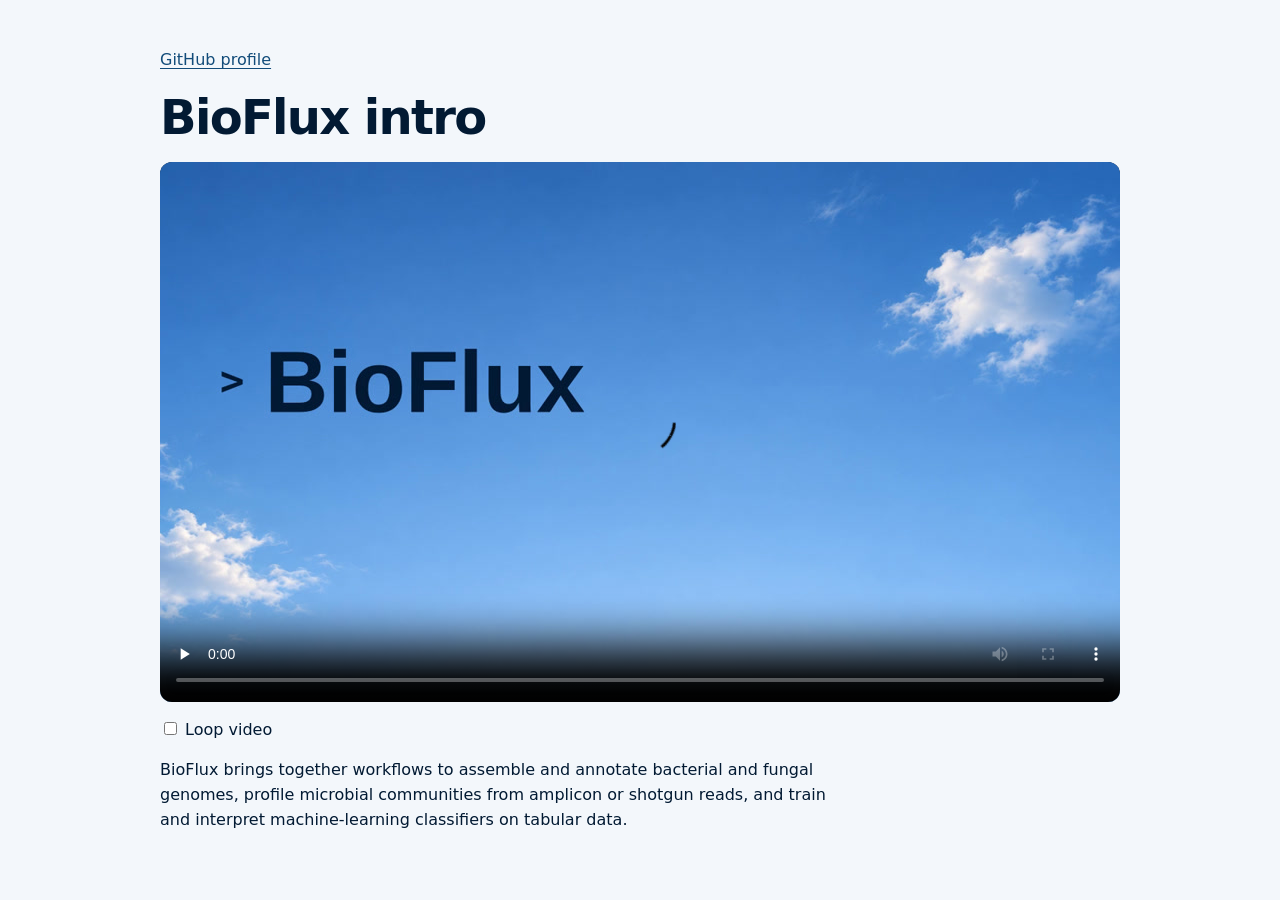
<file: docs/index.html>
<!doctype html>
<html lang="en">
<head>
  <meta charset="utf-8">
  <meta name="viewport" content="width=device-width, initial-scale=1">
  <meta name="description" content="A short introduction to the BioFlux workflows for genomics, microbiome profiling and machine learning.">
  <title>BioFlux intro</title>
  <style>
    :root {
      color-scheme: light;
      color: #021a33;
      background: #f3f7fb;
      font-family: Inter, Roboto, system-ui, sans-serif;
      line-height: 1.55;
    }

    body { margin: 0; }

    main {
      max-width: 60rem;
      margin: 0 auto;
      padding: clamp(1.25rem, 4vw, 3rem);
    }

    a { color: #124c7a; text-underline-offset: 0.2em; }

    a:focus-visible,
    video:focus-visible,
    input:focus-visible {
      outline: 3px solid #124c7a;
      outline-offset: 4px;
    }

    h1 {
      margin: 1.1rem 0 1rem;
      font-size: clamp(1.8rem, 5vw, 3rem);
      line-height: 1.15;
      letter-spacing: -0.035em;
    }

    video {
      display: block;
      width: 100%;
      height: auto;
      aspect-ratio: 16 / 9;
      border-radius: 0.75rem;
      background: #021a33;
    }

    p { max-width: 66ch; }
  </style>
</head>
<body>
  <main>
    <a href="https://github.com/iLivius">GitHub profile</a>
    <h1>BioFlux intro</h1>

    <video id="bioflux-video" controls playsinline preload="none"
      width="1280" height="720" poster="assets/bioflux-cover.jpg"
      aria-label="BioFlux intro" aria-describedby="video-description">
      <source src="assets/bioflux-intro.mp4" type="video/mp4">
      <a href="assets/bioflux-intro.mp4">Open the BioFlux video</a>
    </video>

    <p>
      <label>
        <input type="checkbox" id="loop-video">
        Loop video
      </label>
    </p>

    <p id="video-description">BioFlux brings together workflows to assemble and annotate bacterial and fungal genomes, profile microbial communities from amplicon or shotgun reads, and train and interpret machine-learning classifiers on tabular data.</p>
  </main>

  <script>
    const video = document.getElementById("bioflux-video");
    const loopToggle = document.getElementById("loop-video");

    function syncLoop() {
      video.loop = loopToggle.checked;
    }

    loopToggle.addEventListener("change", syncLoop);
    syncLoop();
  </script>
</body>
</html>
</file>
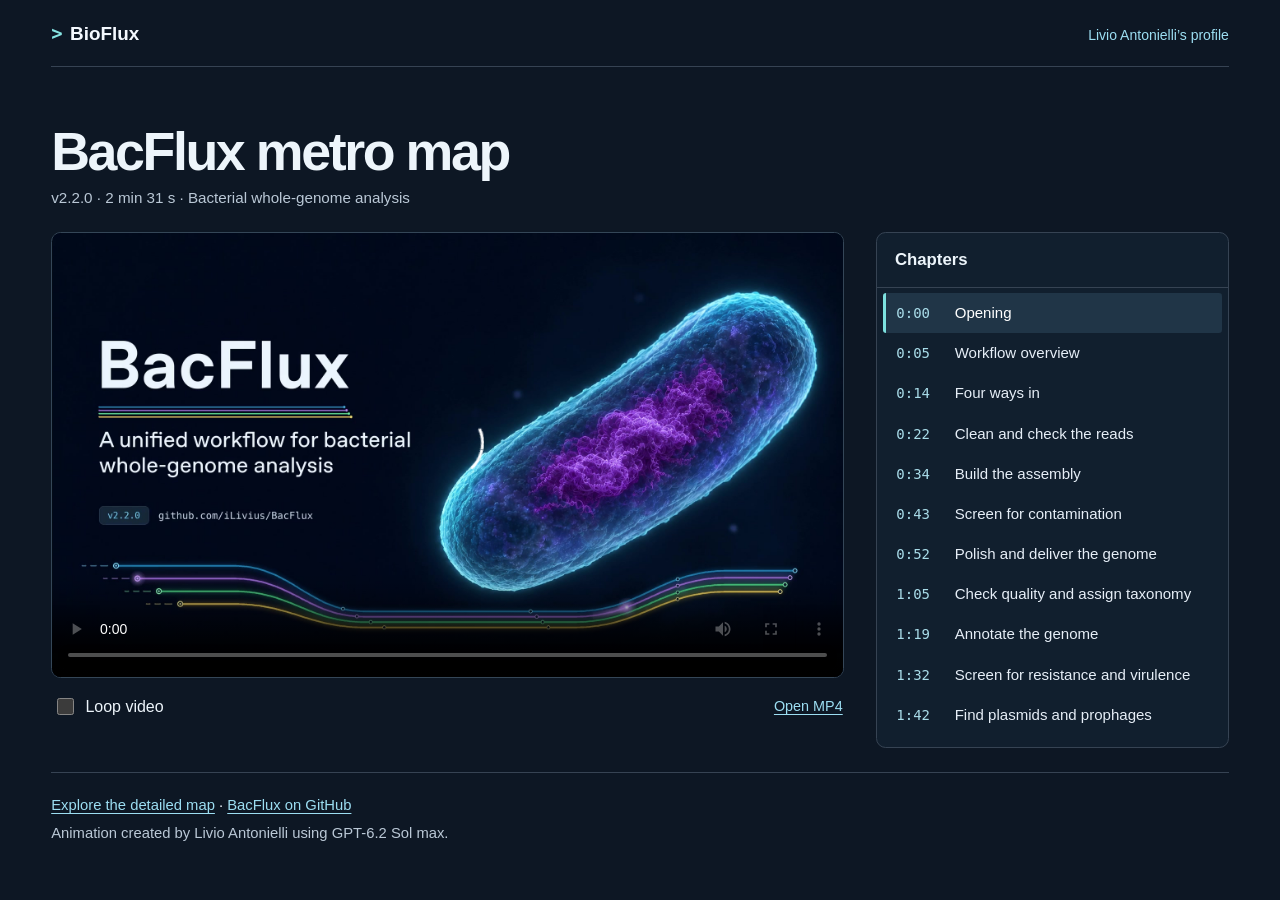
<file: docs/bacflux/index.html>
<!doctype html>
<html lang="en">
<head>
  <meta charset="utf-8">
  <meta name="viewport" content="width=device-width, initial-scale=1">
  <meta name="color-scheme" content="dark">
  <meta name="description" content="Follow the four BacFlux v2.2.0 routes through bacterial whole-genome analysis in a chapter-by-chapter animation.">
  <title>BacFlux metro map · BioFlux</title>
  <style>
    :root {
      color-scheme: dark;
      font-family: Inter, -apple-system, BlinkMacSystemFont, "Segoe UI", sans-serif;
      color: #edf5fb;
      background: #0d1724;
      line-height: 1.5;
    }
    * { box-sizing: border-box; }
    body { margin: 0; }
    main { width: min(100%, 86rem); margin: 0 auto; padding: 1.25rem clamp(1rem, 4vw, 3.25rem) 3rem; }
    a { color: #9cdef2; text-underline-offset: .2em; }
    a:hover { color: #d2f3ff; }
    :focus-visible { outline: 3px solid #f7d06d; outline-offset: 4px; }
    .context { display: flex; flex-wrap: wrap; justify-content: space-between; align-items: baseline; gap: .6rem; padding: 0 0 1.1rem; border-bottom: 1px solid #364353; }
    .context a { text-decoration: none; }
    .context a:hover { text-decoration: underline; }
    .brand { color: #f4f9ff; font-weight: 690; font-size: 1.18rem; }
    .prompt { color: #86e4e2; padding-right: .12em; font: 650 1em ui-monospace, monospace; }
    .profile { font-size: .875rem; }
    header { margin: clamp(1.8rem, 4.5vw, 3.5rem) 0 1.4rem; }
    h1 { margin: .15rem 0 .45rem; font-size: clamp(2rem, 4.2vw, 3.8rem); line-height: 1.05; letter-spacing: -.045em; }
    .metadata, .credit { color: #bac8d6; }
    .metadata { margin: 0; font-size: .95rem; }
    .layout { display: grid; grid-template-columns: minmax(0, 2.25fr) minmax(15.5rem, 1fr); align-items: start; gap: clamp(1.1rem, 2.5vw, 2.25rem); }
    video { display: block; width: 100%; height: auto; aspect-ratio: 16 / 9; border: 1px solid #344657; border-radius: .6rem; background: #030b17; }
    .options { display: flex; align-items: center; flex-wrap: wrap; justify-content: space-between; gap: .8rem; padding: .8rem .1rem 1rem; }
    .options label { display: inline-flex; align-items: center; gap: .55rem; padding: .25rem 0; cursor: pointer; }
    .options input { width: 1.05rem; height: 1.05rem; accent-color: #86e4e2; }
    .options a { font-size: .9rem; }
    .chapter-panel { border: 1px solid #364353; border-radius: .6rem; overflow: hidden; background: #111f2e; }
    h2 { margin: 0; padding: .9rem 1.1rem; border-bottom: 1px solid #364353; font-size: 1.05rem; }
    ol { list-style: none; padding: .35rem; margin: 0; max-height: min(51vh, 29rem); overflow-y: auto; overscroll-behavior-y: contain; }
    .chapter { display: grid; grid-template-columns: 3.3rem 1fr; gap: .35rem; align-items: baseline; border-inline-start: 3px solid transparent; border-radius: .2rem; padding: .55rem .65rem; color: #e6eef7; font-size: .94rem; text-decoration: none; }
    .chapter:hover { background: #1b2c3d; }
    .chapter:focus-visible { outline-offset: -3px; }
    .chapter[aria-current="time"] { border-inline-start-color: #7de1df; background: #203547; color: #fff; }
    .chapter time { color: #a9dce9; font: .875rem ui-monospace, "DejaVu Sans Mono", monospace; font-variant-numeric: tabular-nums; }
    footer { margin-top: 1.5rem; padding-top: 1rem; border-top: 1px solid #364353; }
    footer p { margin: .35rem 0; font-size: .925rem; }
    @media (max-width: 52rem) {
      .layout { grid-template-columns: 1fr; gap: .5rem; }
      ol { max-height: none; }
      header { margin-block-start: 1.6rem; }
    }
  </style>
</head>
<body>
  <main>
    <nav class="context" aria-label="Profile">
      <a class="brand" href="https://github.com/iLivius"><span class="prompt" aria-hidden="true">&gt;</span> BioFlux</a>
      <a class="profile" href="https://github.com/iLivius">Livio Antonielli’s profile</a>
    </nav>
    <header>
      <h1>BacFlux metro map</h1>
      <p class="metadata">v2.2.0 · 2 min 31 s · Bacterial whole-genome analysis</p>
    </header>
    <div class="layout">
      <section aria-label="Animation">
        <video id="film" controls playsinline preload="metadata" width="1920" height="1080"
          poster="../assets/bacflux-poster.jpg" aria-label="BacFlux v2.2.0 workflow animation">
          <source src="../assets/bacflux-v2.2.0-metro-map.mp4" type="video/mp4">
          <track kind="chapters" src="chapters.vtt" srclang="en" label="English chapters">
          <a href="../assets/bacflux-v2.2.0-metro-map.mp4">Open the animation</a>
        </video>
        <div class="options">
          <label><input type="checkbox" id="loop">Loop video</label>
          <a href="../assets/bacflux-v2.2.0-metro-map.mp4">Open MP4</a>
        </div>
      </section>
      <nav class="chapter-panel" aria-labelledby="chapters">
        <h2 id="chapters">Chapters</h2>
        <ol>
          <li><a class="chapter" data-start="0" href="../assets/bacflux-v2.2.0-metro-map.mp4#t=0"><time datetime="PT0S">0:00</time><span>Opening</span></a></li>
          <li><a class="chapter" data-start="5" href="../assets/bacflux-v2.2.0-metro-map.mp4#t=5"><time datetime="PT5S">0:05</time><span>Workflow overview</span></a></li>
          <li><a class="chapter" data-start="14.6" href="../assets/bacflux-v2.2.0-metro-map.mp4#t=14.6"><time datetime="PT14.6S">0:14</time><span>Four ways in</span></a></li>
          <li><a class="chapter" data-start="22.4" href="../assets/bacflux-v2.2.0-metro-map.mp4#t=22.4"><time datetime="PT22.4S">0:22</time><span>Clean and check the reads</span></a></li>
          <li><a class="chapter" data-start="34.2" href="../assets/bacflux-v2.2.0-metro-map.mp4#t=34.2"><time datetime="PT34.2S">0:34</time><span>Build the assembly</span></a></li>
          <li><a class="chapter" data-start="43" href="../assets/bacflux-v2.2.0-metro-map.mp4#t=43"><time datetime="PT43S">0:43</time><span>Screen for contamination</span></a></li>
          <li><a class="chapter" data-start="52.8" href="../assets/bacflux-v2.2.0-metro-map.mp4#t=52.8"><time datetime="PT52.8S">0:52</time><span>Polish and deliver the genome</span></a></li>
          <li><a class="chapter" data-start="65.6" href="../assets/bacflux-v2.2.0-metro-map.mp4#t=65.6"><time datetime="PT65.6S">1:05</time><span>Check quality and assign taxonomy</span></a></li>
          <li><a class="chapter" data-start="79.4" href="../assets/bacflux-v2.2.0-metro-map.mp4#t=79.4"><time datetime="PT79.4S">1:19</time><span>Annotate the genome</span></a></li>
          <li><a class="chapter" data-start="92.2" href="../assets/bacflux-v2.2.0-metro-map.mp4#t=92.2"><time datetime="PT92.2S">1:32</time><span>Screen for resistance and virulence</span></a></li>
          <li><a class="chapter" data-start="102" href="../assets/bacflux-v2.2.0-metro-map.mp4#t=102"><time datetime="PT102S">1:42</time><span>Find plasmids and prophages</span></a></li>
          <li><a class="chapter" data-start="111.8" href="../assets/bacflux-v2.2.0-metro-map.mp4#t=111.8"><time datetime="PT111.8S">1:51</time><span>Assess resistance gene mobility</span></a></li>
          <li><a class="chapter" data-start="121.6" href="../assets/bacflux-v2.2.0-metro-map.mp4#t=121.6"><time datetime="PT121.6S">2:01</time><span>Predict ecological traits</span></a></li>
          <li><a class="chapter" data-start="134.4" href="../assets/bacflux-v2.2.0-metro-map.mp4#t=134.4"><time datetime="PT134.4S">2:14</time><span>Read the results</span></a></li>
          <li><a class="chapter" data-start="145" href="../assets/bacflux-v2.2.0-metro-map.mp4#t=145"><time datetime="PT145S">2:25</time><span>BacFlux and BioFlux</span></a></li>
        </ol>
      </nav>
    </div>
    <footer>
      <p><a href="https://ilivius.github.io/BacFlux/#overview">Explore the detailed map</a> · <a href="https://github.com/iLivius/BacFlux">BacFlux on GitHub</a></p>
      <p class="credit">Animation created by Livio Antonielli using GPT-6.2 Sol max.</p>
    </footer>
  </main>
  <script>
    const film = document.getElementById("film");
    const loop = document.getElementById("loop");
    const chapters = Array.from(document.querySelectorAll("a.chapter"));
    const starts = chapters.map(link => Number(link.dataset.start));
    let active = -1;

    function highlight(time) {
      const next = starts.findIndex(start => start > time);
      const index = next < 0 ? starts.length - 1 : Math.max(0, next - 1);
      if (index === active) return;
      if (active >= 0) chapters[active].removeAttribute("aria-current");
      chapters[index].setAttribute("aria-current", "time");
      active = index;
    }

    function seek(time) {
      if (!Number.isFinite(time) || time < 0) return;
      function move() {
        film.currentTime = Math.min(time, film.duration);
        highlight(film.currentTime);
      }
      if (film.readyState >= 1) move();
      else film.addEventListener("loadedmetadata", move, { once: true });
    }

    function readTimestamp() {
      const value = new URLSearchParams(location.hash.slice(1)).get("t");
      if (value !== null) seek(Number(value));
    }

    for (const link of chapters) {
      link.addEventListener("click", event => {
        if (event.ctrlKey || event.metaKey || event.shiftKey || event.altKey) return;
        event.preventDefault();
        const time = Number(link.dataset.start);
        seek(time);
        film.play().catch(() => { /* The native play control remains available. */ });
        if (location.protocol !== "file:") history.replaceState(null, "", "#t=" + time);
      });
    }
    film.loop = loop.checked;
    loop.addEventListener("change", () => { film.loop = loop.checked; });
    film.addEventListener("timeupdate", () => highlight(film.currentTime));
    window.addEventListener("hashchange", readTimestamp);
    highlight(0);
    readTimestamp();
  </script>
</body>
</html>
</file>
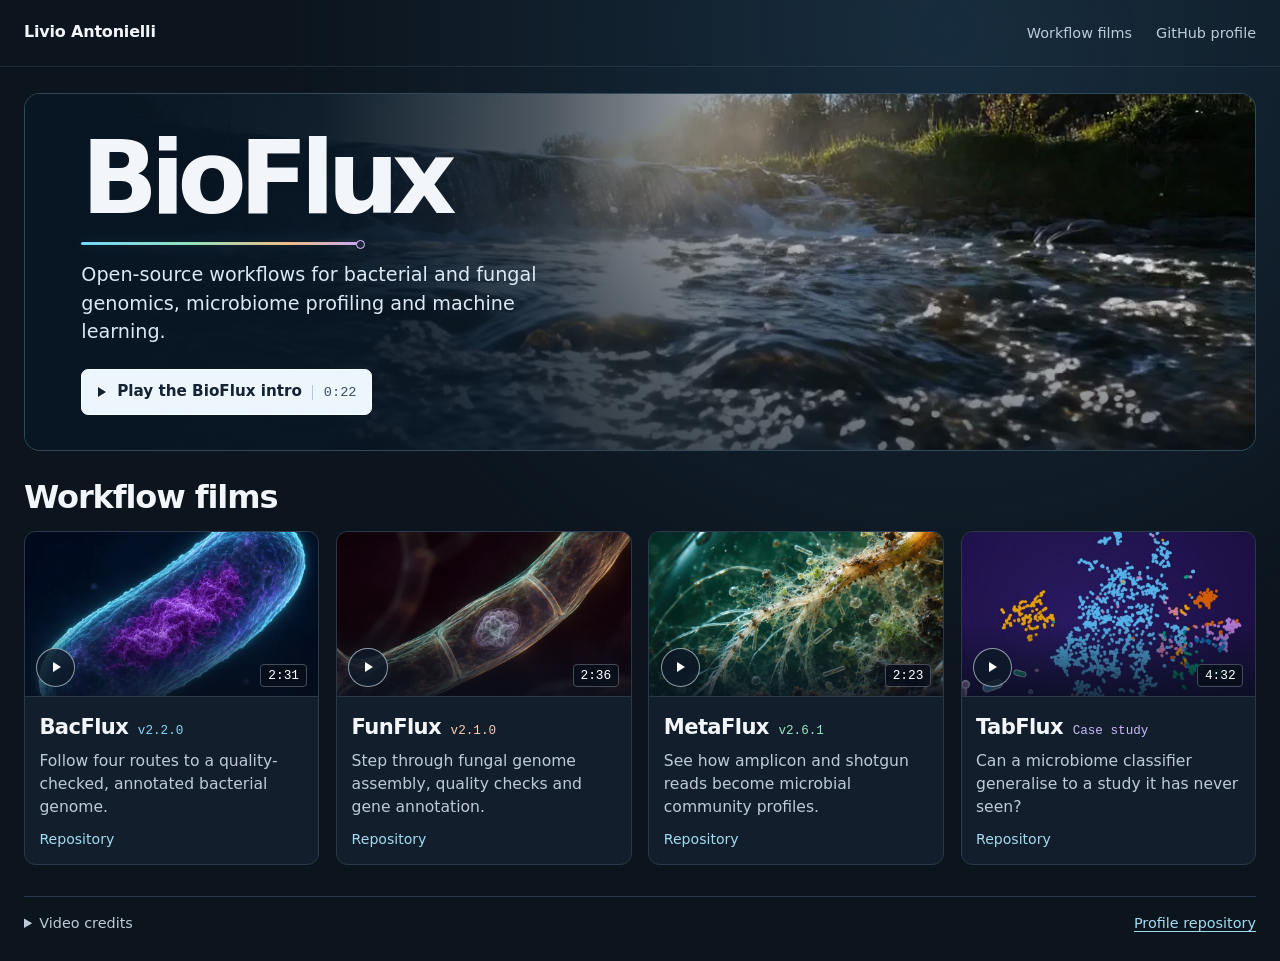
<file: docs/videos/index.html>
<!doctype html>
<html lang="en">
<head>
  <meta charset="utf-8">
  <meta name="viewport" content="width=device-width, initial-scale=1">
  <meta name="color-scheme" content="dark">
  <meta name="theme-color" content="#0c141d">
  <meta name="description" content="Explore Livio Antonielli's open-source BioFlux workflows for genome analysis, microbiome profiling and machine learning through five short films.">
  <title>BioFlux video gallery · Livio Antonielli</title>
  <link rel="stylesheet" href="gallery.css">
  <script src="gallery.js" defer></script>
</head>
<body>
  <a class="skip-link" href="#films">Skip to workflow films</a>
  <header class="site-header">
    <div class="container topbar">
      <span class="name">Livio Antonielli</span>
      <nav aria-label="Main navigation">
        <a href="#films">Workflow films</a>
        <a href="https://github.com/iLivius">GitHub profile</a>
      </nav>
    </div>
  </header>

  <main class="container">
    <section class="hero" id="bioflux" aria-labelledby="title">
      <img class="hero-image" src="covers/river.webp" alt="" width="1280" height="720" fetchpriority="high">
      <div class="hero-copy">
        <h1 id="title">BioFlux<span class="route-line" aria-hidden="true"></span></h1>
        <p>Open-source workflows for bacterial and fungal genomics, microbiome profiling and machine learning.</p>
        <a class="intro-play" href="../assets/bioflux-intro.mp4" data-film="bioflux"
           data-title="BioFlux intro" data-poster="covers/river.webp">
          <span class="play-icon" aria-hidden="true"></span>
          <span>Play the BioFlux intro</span>
          <span class="intro-duration">0:22</span>
        </a>
      </div>
    </section>

    <section id="films" aria-labelledby="films-title">
      <div class="section-heading">
        <h2 id="films-title">Workflow films</h2>
      </div>
      <div class="film-grid">
        <article class="film bacflux" id="bacflux">
          <a class="cover" href="../bacflux/" data-film="bacflux" data-title="BacFlux metro map"
             data-src="../assets/bacflux-v2.2.0-metro-map.mp4" data-poster="covers/bacflux.webp"
             aria-label="Play the BacFlux metro map animation, 2 minutes 31 seconds">
            <img src="covers/bacflux.webp" alt="" width="832" height="468">
            <span class="cover-play" aria-hidden="true"><span class="play-icon"></span></span>
            <span class="duration" aria-hidden="true">2:31</span>
          </a>
          <div class="film-copy">
            <div class="film-title"><h3>BacFlux</h3><span>v2.2.0</span></div>
            <p>Follow four routes to a quality-checked, annotated bacterial genome.</p>
            <a href="https://github.com/iLivius/BacFlux" aria-label="BacFlux repository on GitHub">Repository</a>
          </div>
        </article>

        <article class="film funflux" id="funflux">
          <a class="cover" href="../assets/funflux-v2.1.0-workflow-animation.mp4" data-film="funflux"
             data-title="FunFlux metro map" data-poster="covers/funflux.webp"
             aria-label="Play the FunFlux metro map animation, 2 minutes 36 seconds">
            <img src="covers/funflux.webp" alt="" width="832" height="468">
            <span class="cover-play" aria-hidden="true"><span class="play-icon"></span></span>
            <span class="duration" aria-hidden="true">2:36</span>
          </a>
          <div class="film-copy">
            <div class="film-title"><h3>FunFlux</h3><span>v2.1.0</span></div>
            <p>Step through fungal genome assembly, quality checks and gene annotation.</p>
            <a href="https://github.com/iLivius/FunFlux" aria-label="FunFlux repository on GitHub">Repository</a>
          </div>
        </article>

        <article class="film metaflux" id="metaflux">
          <a class="cover" href="../assets/metaflux-v2.6.1-workflow-animation.mp4" data-film="metaflux"
             data-title="MetaFlux metro map" data-poster="covers/metaflux.webp"
             aria-label="Play the MetaFlux metro map animation, 2 minutes 23 seconds">
            <img src="covers/metaflux.webp" alt="" width="832" height="468">
            <span class="cover-play" aria-hidden="true"><span class="play-icon"></span></span>
            <span class="duration" aria-hidden="true">2:23</span>
          </a>
          <div class="film-copy">
            <div class="film-title"><h3>MetaFlux</h3><span>v2.6.1</span></div>
            <p>See how amplicon and shotgun reads become microbial community profiles.</p>
            <a href="https://github.com/iLivius/MetaFlux" aria-label="MetaFlux repository on GitHub">Repository</a>
          </div>
        </article>

        <article class="film tabflux" id="tabflux">
          <a class="cover" href="https://www.youtube.com/watch?v=4SW2FELxvnQ" data-film="tabflux"
             data-title="TabFlux · A food metagenomics case study" data-youtube="4SW2FELxvnQ"
             aria-label="Play the TabFlux case study, 4 minutes 32 seconds">
            <img src="covers/tabflux.webp" alt="" width="832" height="468">
            <span class="cover-play" aria-hidden="true"><span class="play-icon"></span></span>
            <span class="duration" aria-hidden="true">4:32</span>
          </a>
          <div class="film-copy">
            <div class="film-title"><h3>TabFlux</h3><span>Case study</span></div>
            <p>Can a microbiome classifier generalise to a study it has never seen?</p>
            <a href="https://github.com/iLivius/TabFlux" aria-label="TabFlux repository on GitHub">Repository</a>
          </div>
        </article>
      </div>
    </section>

    <footer class="site-footer">
      <details id="credits">
        <summary>Video credits</summary>
        <dl>
          <dt>BioFlux intro</dt>
          <dd>River footage and ambient audio from Google Flow using Veo 3.1 Lite. Closing sky image from ChatGPT Images. Transition, typography and final edit made with Python and FFmpeg.</dd>
          <dt>BacFlux</dt>
          <dd>Livio Antonielli created the animation using GPT-6.2 Sol max. <a href="https://ilivius.github.io/BacFlux/#overview">BacFlux metro map and documentation</a></dd>
          <dt>FunFlux and MetaFlux</dt>
          <dd>Animations based on the respective workflow maps and documentation. <a href="https://ilivius.github.io/FunFlux/">FunFlux documentation</a> · <a href="https://ilivius.github.io/MetaFlux/">MetaFlux documentation</a></dd>
          <dt>TabFlux</dt>
          <dd>Illustrated case study made with Claude under Livio Antonielli’s supervision. Synthetic narration by Kokoro-82M. <a href="https://www.youtube.com/watch?v=4SW2FELxvnQ">Full production and data credits</a></dd>
        </dl>
      </details>
      <a href="https://github.com/iLivius/iLivius">Profile repository</a>
    </footer>
  </main>

  <dialog class="viewer" aria-labelledby="viewer-title">
    <div class="viewer-header">
      <h2 id="viewer-title"></h2>
      <form method="dialog"><button class="close" type="submit" autofocus>Close</button></form>
    </div>
    <div class="viewer-body">
      <div class="player-column">
        <div class="player"></div>
        <div class="player-options">
          <label hidden><input type="checkbox" id="loop-video"> Loop video</label>
          <a class="source-link"></a>
        </div>
        <p class="video-error" role="status" hidden>Playback failed. Try opening the MP4 directly.</p>
      </div>
      <section class="chapters" aria-labelledby="chapters-title" hidden>
        <h3 id="chapters-title">Chapters</h3>
        <ol></ol>
      </section>
    </div>
  </dialog>
  <script src="chapters.js"></script>
</body>
</html>
</file>
<file: docs/videos/gallery.css>
:root {
  color-scheme: dark;
  --background: #0c141d;
  --panel: #121e2b;
  --edge: #2a394a;
  --ink: #f2f6fb;
  --muted: #bdcbd9;
  --link: #a2dcf1;
  --mono: "IBM Plex Mono", ui-monospace, "Cascadia Code", monospace;
  font: 100%/1.55 "Instrument Sans", Inter, system-ui, sans-serif;
  color: var(--ink);
  background: var(--background);
}

* { box-sizing: border-box; }
[hidden] { display: none !important; }
body {
  margin: 0;
  min-width: 0;
  background: radial-gradient(ellipse at 74% 3%, #172d3e 0, transparent 42rem), var(--background);
}
a { color: var(--link); text-underline-offset: .19em; }
a:hover { color: white; }
button, input { font: inherit; }
:focus-visible { outline: .18rem solid #a6eafc; outline-offset: .22rem; }
.container { width: min(100% - 3rem, 77rem); margin-inline: auto; }
.skip-link { position: fixed; z-index: 10; top: .75rem; left: .75rem; padding: .65rem 1rem; background: var(--panel); transform: translateY(-180%); }
.skip-link:focus { transform: translateY(0); }

.site-header { border-bottom: 1px solid #8aacc824; }
.topbar { display: flex; align-items: center; justify-content: space-between; gap: .9rem; min-height: 4.1rem; }
.name { font-size: 1rem; font-weight: 680; letter-spacing: -.012em; }
.topbar nav { display: flex; flex-wrap: wrap; justify-content: flex-end; gap: .55rem 1.5rem; }
.topbar nav a { text-decoration: none; font-size: .9rem; color: var(--muted); }
.topbar nav a:hover { color: var(--ink); text-decoration: underline; }

.hero {
  display: grid;
  position: relative;
  isolation: isolate;
  align-items: center;
  min-height: 22rem;
  margin-top: 1.65rem;
  overflow: hidden;
  border: 1px solid #94c2dc44;
  border-radius: 1rem;
  background: #0c1d2b;
}
.hero::before {
  position: absolute;
  z-index: -1;
  inset: 0;
  content: "";
  background:
    linear-gradient(90deg, #081522 3%, #081522f5 24%, #081522b8 42%, #0815223d 64%, transparent 82%),
    linear-gradient(0deg, #08152292, transparent 64%);
}
.hero-image {
  position: absolute;
  z-index: -2;
  inset: 0;
  display: block;
  width: 100%;
  height: 100%;
  object-fit: cover;
  object-position: 60% 52%;
}
.hero-copy { padding: 2.2rem clamp(1.4rem, 4.4vw, 4.1rem); }
h1 {
  display: inline-block;
  margin: 0 0 1rem;
  font-size: clamp(3.8rem, 8vw, 6.3rem);
  font-weight: 720;
  letter-spacing: -.075em;
  line-height: .98;
}
.route-line {
  position: relative;
  display: block;
  width: 77%;
  height: .21rem;
  margin-top: .85rem;
  border-radius: 1rem;
  background: linear-gradient(90deg, #75d8fa, #91dfbd 38%, #efbd86 73%, #c6aafa);
  box-shadow: 0 0 1rem #80c4ed3a;
}
.route-line::after {
  position: absolute;
  top: -.13rem;
  right: -.07rem;
  width: .46rem;
  height: .46rem;
  border: solid .11rem #e1caff;
  border-radius: 50%;
  content: "";
  background: #20243b;
}
.hero-copy p { max-width: 31rem; margin: 0 0 1.35rem; color: #dce9f5; font-size: clamp(1rem, 1.7vw, 1.2rem); line-height: 1.5; }
.intro-play {
  display: inline-flex;
  min-height: 2.9rem;
  align-items: center;
  gap: .65rem;
  padding: .63rem .9rem;
  border: 1px solid #f8fdff;
  border-radius: .45rem;
  color: #132333;
  background: #edf6fc;
  font-size: .95rem;
  font-weight: 660;
  text-decoration: none;
  transition: background .18s ease, box-shadow .18s ease;
}
.intro-play:hover { color: #132333; background: white; box-shadow: 0 .25rem 1.25rem #8dcbed3d; }
.intro-duration { padding-left: .65rem; border-left: 1px solid #b7c7d5; font: .85rem var(--mono); color: #384d61; }
.play-icon { display: block; width: 0; height: 0; border-block: .36rem solid transparent; border-inline-start: .55rem solid currentColor; }
.intro-play .play-icon { margin-inline: .05rem .08rem; }

#films { scroll-margin-top: 1rem; }
.section-heading { display: flex; align-items: baseline; margin: 1.75rem 0 .95rem; }
.section-heading h2 { margin: 0; font-size: clamp(1.5rem, 3vw, 2rem); line-height: 1.15; letter-spacing: -.035em; }
.film-grid { display: grid; grid-template-columns: repeat(4, minmax(0, 1fr)); gap: 1.05rem; }
.film {
  min-width: 0;
  overflow: hidden;
  display: flex;
  flex-direction: column;
  border: 1px solid var(--edge);
  border-radius: .72rem;
  background: var(--panel);
  transition: border-color .22s ease, transform .22s ease, box-shadow .22s ease;
}
.film:hover, .film:focus-within { border-color: var(--accent); box-shadow: 0 .6rem 2rem #02060e67; }
.film:hover { transform: translateY(-.22rem); }
.bacflux { --accent: #8cd9ff; }
.funflux { --accent: #ffccb0; }
.metaflux { --accent: #9be7c3; }
.tabflux { --accent: #cbb9fb; }
.cover {
  display: block;
  position: relative;
  aspect-ratio: 16 / 9;
  overflow: hidden;
  border-bottom: 1px solid var(--edge);
  background: #0a1422;
}
.cover:focus-visible { outline-offset: -.21rem; z-index: 1; }
.cover img { display: block; width: 100%; height: 100%; object-fit: cover; transition: transform .35s ease; }
.cover:hover img { transform: scale(1.045); }
.cover::after {
  position: absolute;
  inset: 55% 0 0;
  background: linear-gradient(transparent, #070e1cc9);
  pointer-events: none;
  content: "";
}
.cover-play, .duration { position: absolute; z-index: 1; bottom: .6rem; }
.cover-play {
  display: grid;
  place-items: center;
  left: .7rem;
  width: 2.45rem;
  height: 2.45rem;
  padding-left: .14rem;
  border: 1px solid #e5f4ff93;
  border-radius: 50%;
  background: #0e1928cf;
  color: white;
  transition: color .18s ease, background .18s ease, border-color .18s ease;
}
.cover:hover .cover-play, .cover:focus-visible .cover-play { color: #132333; background: var(--accent); border-color: var(--accent); }
.duration { right: .72rem; padding: .2rem .43rem; border: 1px solid #d4e2f34a; border-radius: .27rem; background: #080f1be0; color: white; font: .8rem var(--mono); }
.film-copy { display: flex; flex: 1; flex-direction: column; align-items: flex-start; padding: .82rem .9rem .85rem; }
.film-title { display: flex; flex-wrap: wrap; align-items: baseline; gap: .1rem .6rem; }
.film-title h3 { margin: 0; font-size: 1.32rem; font-weight: 680; letter-spacing: -.029em; }
.film-title span { color: var(--accent); font: .79rem var(--mono); }
.film-copy p { margin: .42rem 0 .62rem; color: var(--muted); font-size: .975rem; line-height: 1.47; }
.film-copy a { margin-top: auto; font-size: .88rem; text-decoration: none; }
.film-copy a:hover { text-decoration: underline; }

.site-footer {
  display: flex;
  justify-content: space-between;
  align-items: baseline;
  gap: .7rem 1.4rem;
  border-top: 1px solid var(--edge);
  margin-top: 1.9rem;
  padding: .95rem 0 1.7rem;
  color: var(--muted);
  font-size: .9rem;
}
.site-footer details { max-width: 50rem; }
.site-footer summary { cursor: pointer; }
.site-footer summary:hover { color: white; }
.site-footer dt { margin-top: .65rem; color: var(--ink); font-weight: 650; }
.site-footer dd { margin: .15rem 0 0; }
.site-footer > a { flex-shrink: 0; }

.viewer {
  width: min(72rem, calc(100% - 2rem));
  max-height: calc(100% - 2rem);
  margin: auto;
  padding: 0;
  overflow: auto;
  color: var(--ink);
  background: #101c2a;
  border: 1px solid #455a70;
  border-radius: .85rem;
  box-shadow: 0 1.5rem 5rem #0009;
}
.viewer:not(.has-chapters) { max-width: 57rem; }
.viewer::backdrop { background: #050910d9; }
body:has(.viewer[open]) { overflow: hidden; }
.viewer-header {
  display: flex;
  gap: .9rem;
  align-items: center;
  justify-content: space-between;
  padding: .9rem 1.25rem;
  border-bottom: 1px solid var(--edge);
}
.viewer-header h2 { margin: 0; font-size: clamp(1.1rem, 3vw, 1.55rem); line-height: 1.2; letter-spacing: -.025em; }
.close { cursor: pointer; border: 1px solid #546b82; border-radius: .38rem; padding: .35rem .75rem; color: var(--ink); background: #1b2c3e; font-size: .9rem; }
.close:hover { background: #28425a; }
.viewer-body { display: grid; grid-template-columns: minmax(0, 1fr); gap: 1rem; padding: 1.1rem 1.25rem; }
.has-chapters .viewer-body { grid-template-columns: minmax(0, 1fr) minmax(15rem, 19rem); align-items: start; }
.player { aspect-ratio: 16 / 9; overflow: hidden; border-radius: .35rem; background: #050912; }
.player video, .player iframe { display: block; width: 100%; height: 100%; border: 0; }
.player-options { display: flex; justify-content: space-between; align-items: center; flex-wrap: wrap; gap: .45rem 1.2rem; padding: .67rem 0 0; font-size: .91rem; }
.player-options label { display: inline-flex; align-items: center; gap: .3rem; cursor: pointer; }
.player-options input { width: 1rem; height: 1rem; accent-color: #98e2fc; }
.video-error { margin: .4rem 0 0; color: #ffdbac; font-size: .95rem; }
.chapters { border: 1px solid var(--edge); border-radius: .45rem; background: #142233; }
.chapters h3 { padding: .7rem .8rem; border-bottom: 1px solid var(--edge); margin: 0; font-size: 1rem; }
.chapters ol { max-height: min(55vh, 24rem); margin: 0; padding: .25rem; overflow: auto; list-style: none; }
.chapter {
  display: grid;
  grid-template-columns: 3rem 1fr;
  align-items: baseline;
  gap: .4rem;
  width: 100%;
  min-height: 2.3rem;
  border: 0;
  border-inline-start: .16rem solid transparent;
  padding: .45rem .5rem;
  border-radius: .22rem;
  cursor: pointer;
  color: var(--muted);
  background: transparent;
  text-align: left;
  font-size: .9rem;
  line-height: 1.4;
}
.chapter:hover { background: #21354b; color: white; }
.chapter:focus-visible { outline-offset: -.18rem; }
.chapter[aria-current="time"] { background: #234258; border-inline-start-color: #a6eafc; color: white; }
.chapter time { color: #b0dff3; font: .84rem var(--mono); }

@media (max-width: 60rem) {
  .film-grid { grid-template-columns: repeat(2, minmax(0, 1fr)); }
  .hero { min-height: 20rem; }
}
@media (max-width: 49rem) {
  .has-chapters .viewer-body { grid-template-columns: minmax(0, 1fr); }
  .chapters ol { max-height: 13rem; }
}
@media (max-width: 35rem) {
  .container { width: calc(100% - 1.75rem); }
  .topbar { min-height: 3.65rem; }
  .topbar nav a:first-child { display: none; }
  .hero {
    align-items: end;
    min-height: 25rem;
    margin-top: .9rem;
    border-radius: .75rem;
  }
  .hero-image { object-position: 58% 36%; }
  .hero::before { background: linear-gradient(0deg, #081522 0%, #081522ed 30%, #081522a6 59%, #08152218 100%); }
  h1 { font-size: clamp(3.35rem, 13vw, 4.7rem); }
  .hero-copy { padding: 1.35rem; }
  .hero-copy p { max-width: 26rem; }
  .film-grid { grid-template-columns: minmax(0, 1fr); }
  .film-copy { padding-inline: 1rem; }
  .site-footer { flex-wrap: wrap; }
  .viewer { width: calc(100% - 1rem); max-height: calc(100% - 1rem); }
  .viewer-header, .viewer-body { padding: .75rem; }
}

@media (prefers-reduced-motion: no-preference) {
  .route-line { transform-origin: left; animation: reveal-route .75s .1s both cubic-bezier(.24, .65, .35, 1); }
  @keyframes reveal-route { from { transform: scaleX(.05); opacity: .3; } to { transform: scaleX(1); opacity: 1; } }
}
@media (prefers-reduced-motion: reduce) {
  *, *::before, *::after { transition-duration: 0s !important; }
  .film:hover, .cover:hover img { transform: none; }
}
</file>
